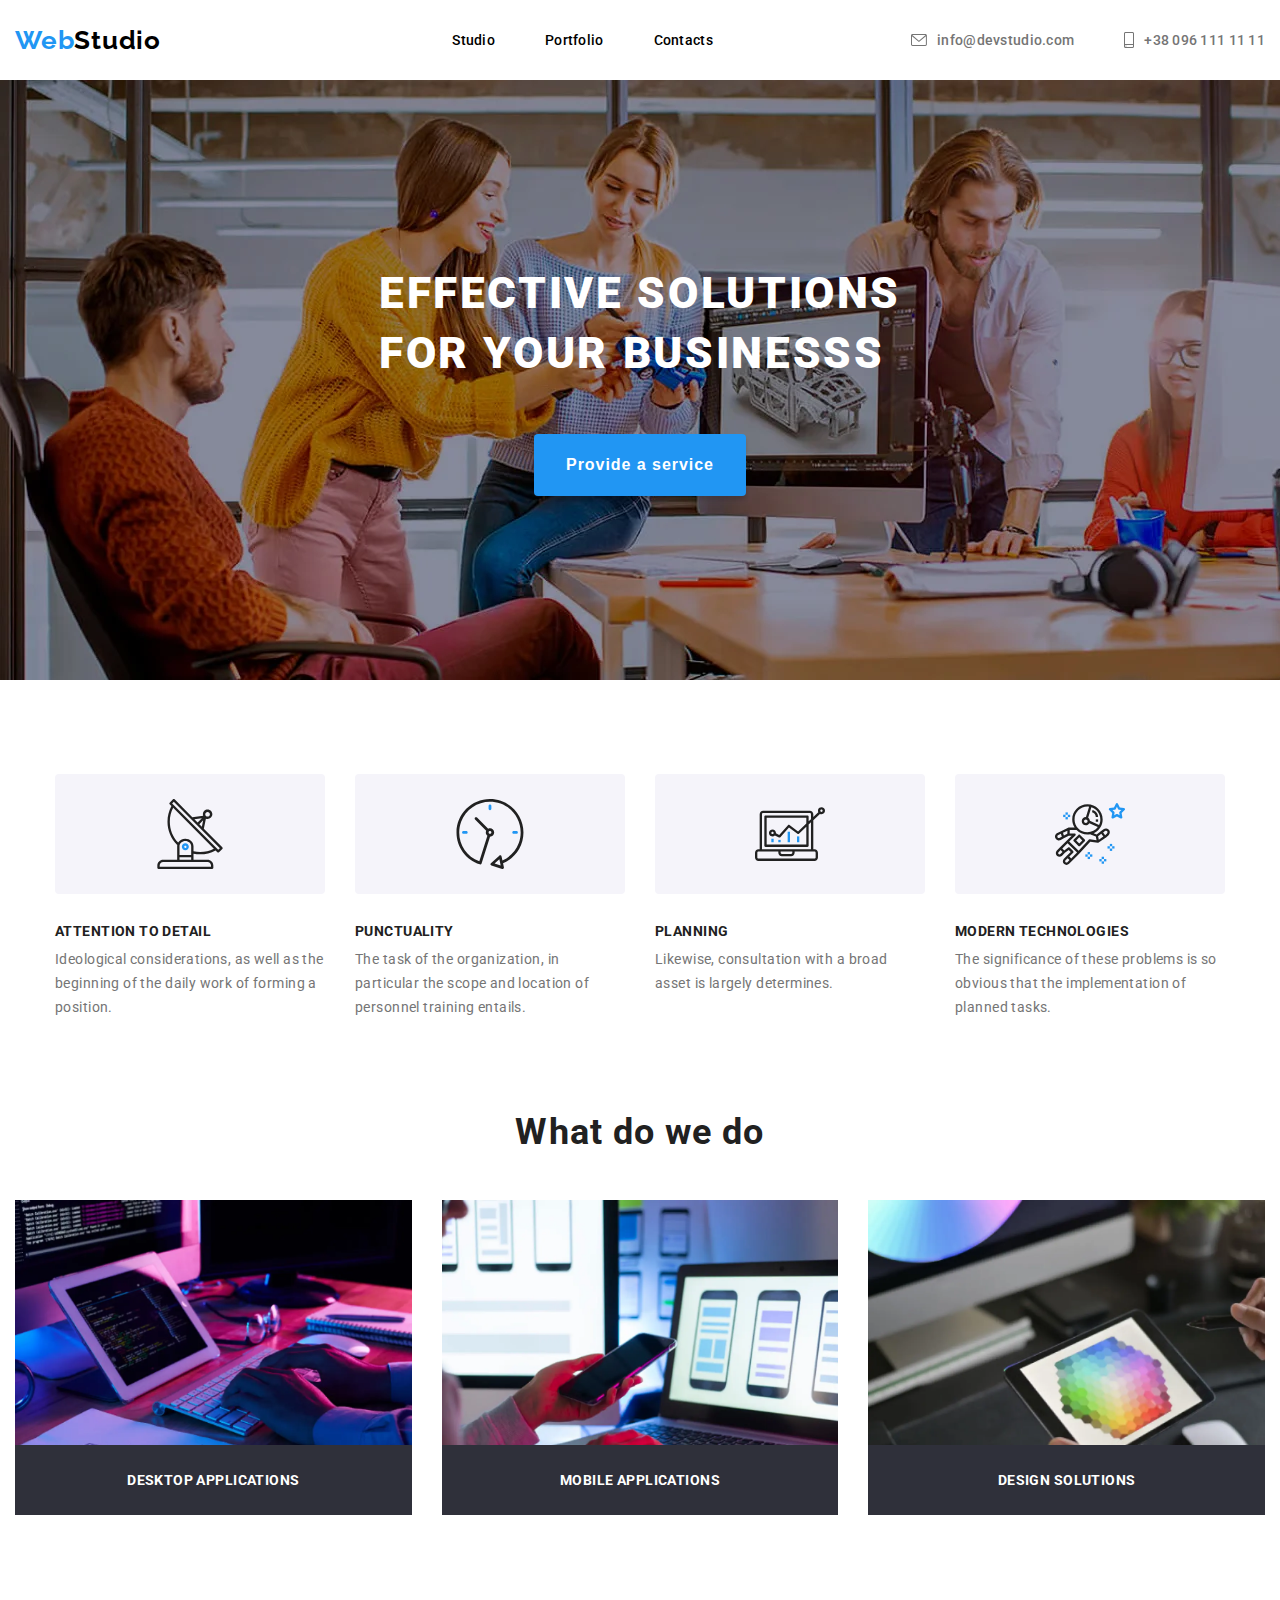
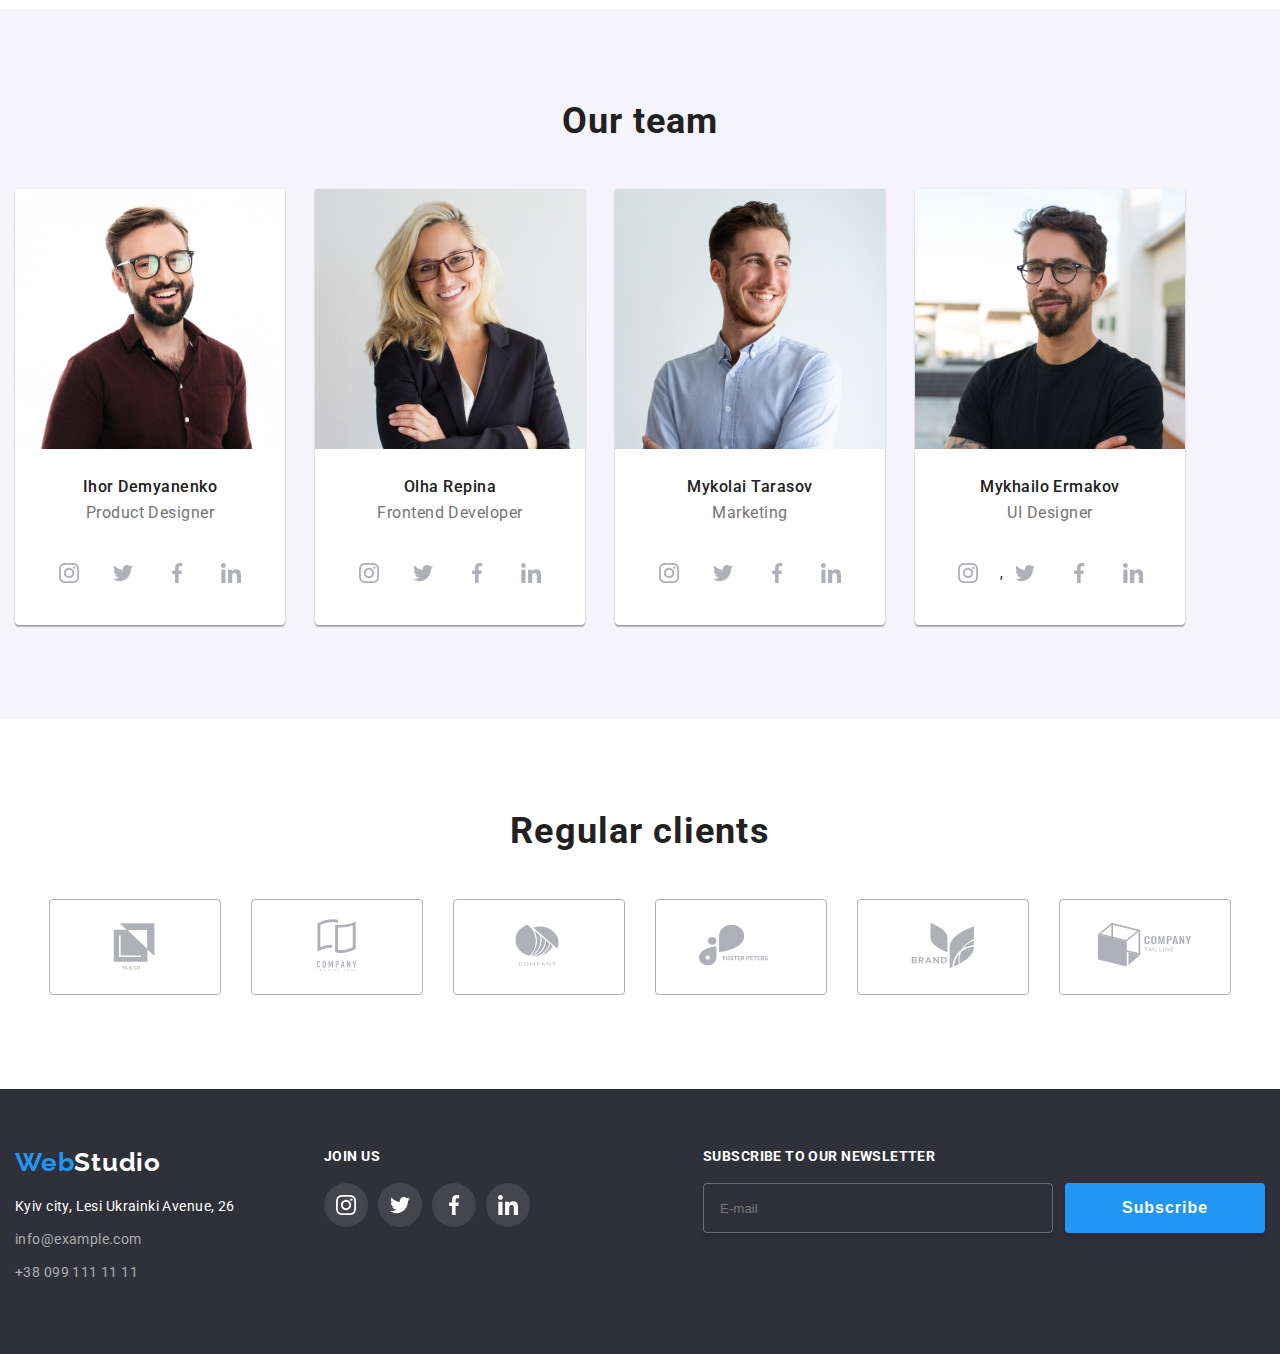
<file: index.html>
<!DOCTYPE html>
<html lang="en">
  <head>
    <meta charset="UTF-8" />
    <meta name="viewport" content="width=device-width, initial-scale=1.0" />
    <title>Web Studio</title>
    <link rel="preconnect" href="https://fonts.googleapis.com" />
    <link rel="preconnect" href="https://fonts.gstatic.com" crossorigin />
    <link
      href="https://fonts.googleapis.com/css2?family=Raleway:ital,wght@0,700;1,700&family=Roboto:wght@400;500;700;900&display=swap"
      rel="stylesheet"
    />
    <link rel="stylesheet" href="./css/container.css" />
    <link rel="stylesheet" href="./css/reset.css" />
    <link rel="stylesheet" href="./css/main.css" />
    <link rel="stylesheet" href="./css/modal.css" />
  </head>
  <body>
    <header class="header">
      <div class="container header-inner">
        <nav class="navigation">
          <a class="logo" href="./index.html"
            ><span class="accent-logo-word">Web</span>Studio</a
          >
          <button class="burger-button">
            <svg class="burger-icon">
              <use href="./images/sprite.svg#burger"></use>
            </svg>
            <svg class="close-icon">
              <use href="./images/sprite.svg#menu-close"></use>
            </svg>
          </button>

          <ul class="list">
            <li><a class="link active" href="./index.html">Studio</a></li>
            <li><a class="link" href="./portfolio.html">Portfolio</a></li>
            <li><a class="link" href="#footer">Contacts</a></li>
          </ul>
          <ul class="info">
            <li class="info-item">
              <a class="email" href="mailto:info@devstudio.com">
                <svg class="email-icon">
                  <use href="./images/sprite.svg#envelope"></use>
                </svg>
                info@devstudio.com
              </a>
            </li>
            <li class="info-item">
              <a class="phone" href="callto:+380961111111">
                <svg class="phone-icon">
                  <use href="./images/sprite.svg#smartphone"></use>
                </svg>
                +38 096 111 11 11</a
              >
            </li>
          </ul>
          <ul class="nav-social-media-list">
            <li>
              <a
                class="nav-social-media-link padding-left-none"
                href="https://www.instagram.com/"
                target="_blank"
                >Instagram</a
              >
            </li>
            <li>
              <a
                class="nav-social-media-link"
                href="https://x.com/"
                target="_blank"
                >X</a
              >
            </li>
            <li>
              <a
                class="nav-social-media-link"
                href="https://www.facebook.com/"
                target="_blank"
                >Facebook</a
              >
            </li>
            <li>
              <a
                class="nav-social-media-link nav-social-media-link-last-child"
                href="https://ua.linkedin.com/"
                target="_blank"
                >LinkedIn</a
              >
            </li>
          </ul>
        </nav>
      </div>
    </header>
    <section class="hero">
      <h1 class="hero-title">
        Effective solutions <br />
        for your businesss
      </h1>
      <button class="hero-button" type="button">Provide a service</button>
    </section>
    <section class="advantage">
      <div class="container">
        <ul class="advantages">
          <li class="advantage-item">
            <div class="icon-wrapper">
              <svg class="advantage-icon">
                <use href="./images/sprite.svg#antenna"></use>
              </svg>
            </div>
            <h3 class="title">Attention to detail</h3>
            <p class="text">
              Ideological considerations, as well as the beginning of the daily
              work of forming a position.
            </p>
          </li>
          <li class="advantage-item">
            <div class="icon-wrapper">
              <svg class="advantage-icon">
                <use href="./images/sprite.svg#clock"></use>
              </svg>
            </div>
            <h3 class="title">Punctuality</h3>
            <p class="text">
              The task of the organization, in particular the scope and location
              of personnel training entails.
            </p>
          </li>
          <li class="advantage-item">
            <div class="icon-wrapper">
              <svg class="advantage-icon">
                <use href="./images/sprite.svg#diagram"></use>
              </svg>
            </div>
            <h3 class="title">Planning</h3>
            <p class="text">
              Likewise, consultation with a broad asset is largely determines.
            </p>
          </li>
          <li class="advantage-item">
            <div class="icon-wrapper">
              <svg class="advantage-icon">
                <use href="./images/sprite.svg#astronaut"></use>
              </svg>
            </div>
            <h3 class="title">Modern technologies</h3>
            <p class="text">
              The significance of these problems is so obvious that the
              implementation of planned tasks.
            </p>
          </li>
        </ul>
      </div>
    </section>
    <section class="work">
      <div class="container">
        <h2 class="work-title">What do we do</h2>
        <ul class="work-list">
          <li class="work-item">
            <img
              src="./images/work-1.webp"
              alt="work example"
              class="work-image"
            />
            <div class="label-wrapper">
              <span class="label">Desktop Applications</span>
            </div>
          </li>
          <li class="work-item">
            <img
              src="./images/work-2.webp"
              alt="work example"
              class="work-image"
            />
            <div class="label-wrapper">
              <span class="label">Mobile applications</span>
            </div>
          </li>
          <li class="work-item">
            <img
              src="./images/work-3.webp"
              alt="work example"
              class="work-image"
            />
            <div class="label-wrapper">
              <span class="label">Design solutions</span>
            </div>
          </li>
        </ul>
      </div>
    </section>
    <section class="team">
      <div class="container">
        <h2 class="team-title">Our team</h2>
        <ul class="team-list">
          <li class="team-item">
            <img
              class="img-our"
              src="./images/worker-1.jpg"
              alt="Ihor Demyanenko"
            />
            <h3 class="team-worker-name">Ihor Demyanenko</h3>
            <span class="team-worker-position">Product Designer</span>
            <ul class="team-social-media-list">
              <li class="team-social-media-item">
                <a href="" class="team-link">
                  <svg class="team-icon">
                    <use href="./images/sprite.svg#instagram"></use>
                  </svg>
                </a>
              </li>
              <li class="team-social-media-item">
                <a href="" class="team-link">
                  <svg class="team-icon">
                    <use href="./images/sprite.svg#twitter"></use>
                  </svg>
                </a>
              </li>
              <li class="team-social-media-item">
                <a href="" class="team-link">
                  <svg class="team-icon">
                    <use href="./images/sprite.svg#facebook"></use>
                  </svg>
                </a>
              </li>
              <li class="team-social-media-item">
                <a href="" class="team-link">
                  <svg class="team-icon">
                    <use href="./images/sprite.svg#linkedin"></use>
                  </svg>
                </a>
              </li>
            </ul>
          </li>
          <li class="team-item">
            <img
              class="img-our"
              src="./images/worker-2.jpg"
              alt="Olha Repina"
            />
            <h3 class="team-worker-name">Olha Repina</h3>
            <span class="team-worker-position">Frontend Developer</span>
            <ul class="team-social-media-list">
              <li class="team-social-media-item">
                <a href="" class="team-link">
                  <svg class="team-icon">
                    <use href="./images/sprite.svg#instagram"></use>
                  </svg>
                </a>
              </li>
              <li class="team-social-media-item">
                <a href="" class="team-link">
                  <svg class="team-icon">
                    <use href="./images/sprite.svg#twitter"></use>
                  </svg>
                </a>
              </li>
              <li class="team-social-media-item">
                <a href="" class="team-link">
                  <svg class="team-icon">
                    <use href="./images/sprite.svg#facebook"></use>
                  </svg>
                </a>
              </li>
              <li class="team-social-media-item">
                <a href="" class="team-link">
                  <svg class="team-icon">
                    <use href="./images/sprite.svg#linkedin"></use>
                  </svg>
                </a>
              </li>
            </ul>
          </li>
          <li class="team-item">
            <img
              class="img-our"
              src="./images/worker-3.jpg"
              alt="Mykolai Tarasov"
            />
            <h3 class="team-worker-name">Mykolai Tarasov</h3>
            <span class="team-worker-position">Marketing</span>
            <ul class="team-social-media-list">
              <li class="team-social-media-item">
                <a href="" class="team-link">
                  <svg class="team-icon">
                    <use href="./images/sprite.svg#instagram"></use>
                  </svg>
                </a>
              </li>
              <li class="team-social-media-item">
                <a href="" class="team-link">
                  <svg class="team-icon">
                    <use href="./images/sprite.svg#twitter"></use>
                  </svg>
                </a>
              </li>
              <li class="team-social-media-item">
                <a href="" class="team-link">
                  <svg class="team-icon">
                    <use href="./images/sprite.svg#facebook"></use>
                  </svg>
                </a>
              </li>
              <li class="team-social-media-item">
                <a href="" class="team-link">
                  <svg class="team-icon">
                    <use href="./images/sprite.svg#linkedin"></use>
                  </svg>
                </a>
              </li>
            </ul>
          </li>
          <li class="team-item">
            <img
              class="img-our"
              src="./images/worker-4.jpg"
              alt="Mykhailo Ermakov"
            />
            <h3 class="team-worker-name">Mykhailo Ermakov</h3>
            <span class="team-worker-position">UI Designer</span>
            <ul class="team-social-media-list">
              <li class="team-social-media-item">
                <a href="" class="team-link">
                  <svg class="team-icon">
                    <use href="./images/sprite.svg#instagram"></use>
                  </svg>
                </a>
              </li>
              <li class="team-social-media-item">
                ,
                <a href="" class="team-link">
                  <svg class="team-icon">
                    <use href="./images/sprite.svg#twitter"></use>
                  </svg>
                </a>
              </li>
              <li class="team-social-media-item">
                <a href="" class="team-link">
                  <svg class="team-icon">
                    <use href="./images/sprite.svg#facebook"></use>
                  </svg>
                </a>
              </li>
              <li class="team-social-media-item">
                <a href="" class="team-link">
                  <svg class="team-icon">
                    <use href="./images/sprite.svg#linkedin"></use>
                  </svg>
                </a>
              </li>
            </ul>
          </li>
        </ul>
      </div>
    </section>
    <section class="client">
      <div class="container">
        <h2 class="client-title">Regular clients</h2>
        <ul class="client-list">
          <li class="client-item">
            <a href="">
              <svg class="client-icon">
                <use href="./images/sprite.svg#client-1"></use>
              </svg>
            </a>
          </li>
          <li class="client-item">
            <a href="">
              <svg class="client-icon">
                <use href="./images/sprite.svg#client-2"></use>
              </svg>
            </a>
          </li>
          <li class="client-item">
            <a href="">
              <svg class="client-icon">
                <use href="./images/sprite.svg#client-3"></use>
              </svg>
            </a>
          </li>
          <li class="client-item">
            <a href="">
              <svg class="client-icon">
                <use href="./images/sprite.svg#client-4"></use>
              </svg>
            </a>
          </li>
          <li class="client-item">
            <a href="">
              <svg class="client-icon">
                <use href="./images/sprite.svg#client-5"></use>
              </svg>
            </a>
          </li>
          <li class="client-item">
            <a href="">
              <svg class="client-icon">
                <use href="./images/sprite.svg#client-6"></use>
              </svg>
            </a>
          </li>
        </ul>
      </div>
    </section>
    <footer id="footer" class="footer">
      <div class="container footer-inner">
        <div class="footer-inner-top">
          <div class="footer-inner-top-logo">
            <a class="logo" href="/"
              ><span class="accent-logo-word">Web</span>Studio</a
            >
            <address>
              <ul>
                <li>
                  <a
                    target="_blank"
                    href="https://www.google.com/maps/search/%D0%B3.+%D0%9A%D0%B8%D0%B5%D0%B2,+%D0%BF%D1%80-%D1%82+%D0%9B%D0%B5%D1%81%D0%B8+%D0%A3%D0%BA%D1%80%D0%B0%D0%B8%D0%BD%D0%BA%D0%B8,+26/@50.4728014,30.4060496,12z/data=!3m1!4b1?entry=ttu&g_ep=EgoyMDI0MTAyOS4wIKXMDSoASAFQAw%3D%3D"
                    class="street"
                    >Kyiv city, Lesi Ukrainki Avenue, 26</a
                  >
                </li>
                <li>
                  <a class="footer-email" href="mailto:info@example.com"
                    >info@example.com</a
                  >
                </li>
                <li>
                  <a class="footer-phone" href="calto:+380991111111"
                    >+38 099 111 11 11</a
                  >
                </li>
              </ul>
            </address>
          </div>
          <div class="footer-join-wrapper">
            <h2 class="footer-join-title">join us</h2>
            <ul class="footer-join-list">
              <li class="footer-join-item">
                <a href="" class="footer-join-link">
                  <svg class="footer-join-icon">
                    <use href="./images/sprite.svg#instagram"></use>
                  </svg>
                </a>
              </li>
              <li class="footer-join-item">
                <a href="" class="footer-join-link">
                  <svg class="footer-join-icon">
                    <use href="./images/sprite.svg#twitter"></use>
                  </svg>
                </a>
              </li>
              <li class="footer-join-item">
                <a href="" class="footer-join-link">
                  <svg class="footer-join-icon">
                    <use href="./images/sprite.svg#facebook"></use>
                  </svg>
                </a>
              </li>
              <li class="footer-join-item">
                <a href="" class="footer-join-link">
                  <svg class="footer-join-icon">
                    <use href="./images/sprite.svg#linkedin"></use>
                  </svg>
                </a>
              </li>
            </ul>
          </div>
        </div>
        <div class="footer-subscription">
          <h2 class="footer-title">Subscribe to our newsletter</h2>
          <div class="footer-email-wrapper">
            <input
              placeholder="E-mail"
              class="footer-field"
              type="text"
              name="E-mail"
              id="E-mail"
            />
            <button class="footer-button">Subscribe</button>
          </div>
        </div>
      </div>
    </footer>
    <div class="overlay">
      <div class="modal">
        <button type="button" class="modal-close">x</button>
        <b class="modal-title">Оставьте свои данные, мы вам перезвоним</b>
        <form>
          <div class="modal-field-wrapper">
            <label for="name" class="modal-label">Name</label>
            <div class="modal-icon-wrapper">
              <input type="text" class="modal-field" name="name" id="name" />
              <svg class="modal-icon">
                <use href="./images/sprite.svg#person"></use>
              </svg>
            </div>
          </div>
          <div class="modal-field-wrapper">
            <label for="phone" class="modal-label">Phone number</label>
            <div class="modal-icon-wrapper">
              <input
                type="number"
                class="modal-field"
                name="phone"
                id="phone"
              />
              <svg class="modal-icon">
                <use href="./images/sprite.svg#phone"></use>
              </svg>
            </div>
          </div>
          <div class="modal-field-wrapper">
            <label for="email" class="modal-label">Email</label>
            <div class="modal-icon-wrapper">
              <input type="email" class="modal-field" name="email" id="email" />
              <svg class="modal-icon">
                <use href="./images/sprite.svg#email"></use>
              </svg>
            </div>
          </div>
          <div class="modal-field-wrapper">
            <label for="comment" class="modal-label">Comment</label>
            <textarea
              name="comment"
              id="comment"
              placeholder="Leave your comment"
              class="modal-comment"
            ></textarea>
          </div>
          <div class="modal-policy">
            <div class="modal-custom-checkbox-wrapper">
              <input id="policy" type="checkbox" class="modal-checkbox" />
              <div class="custom-checkbox-empty"></div>
              <svg class="custom-checkbox">
                <use href="./images/sprite.svg#checkbox"></use>
              </svg>
            </div>
            <label for="policy" class="modal-term">
              I agree to the newsletter and accept
              <a href="" class="modal-term-link">the terms of the agreement</a>
            </label>
          </div>
          <button type="button" class="modal-button">Send</button>
        </form>
      </div>
    </div>
    <script type="module" src="./js/modal.js"></script>
    <script type="module" src="./js/menu.js"></script>
  </body>
</html>
</file>
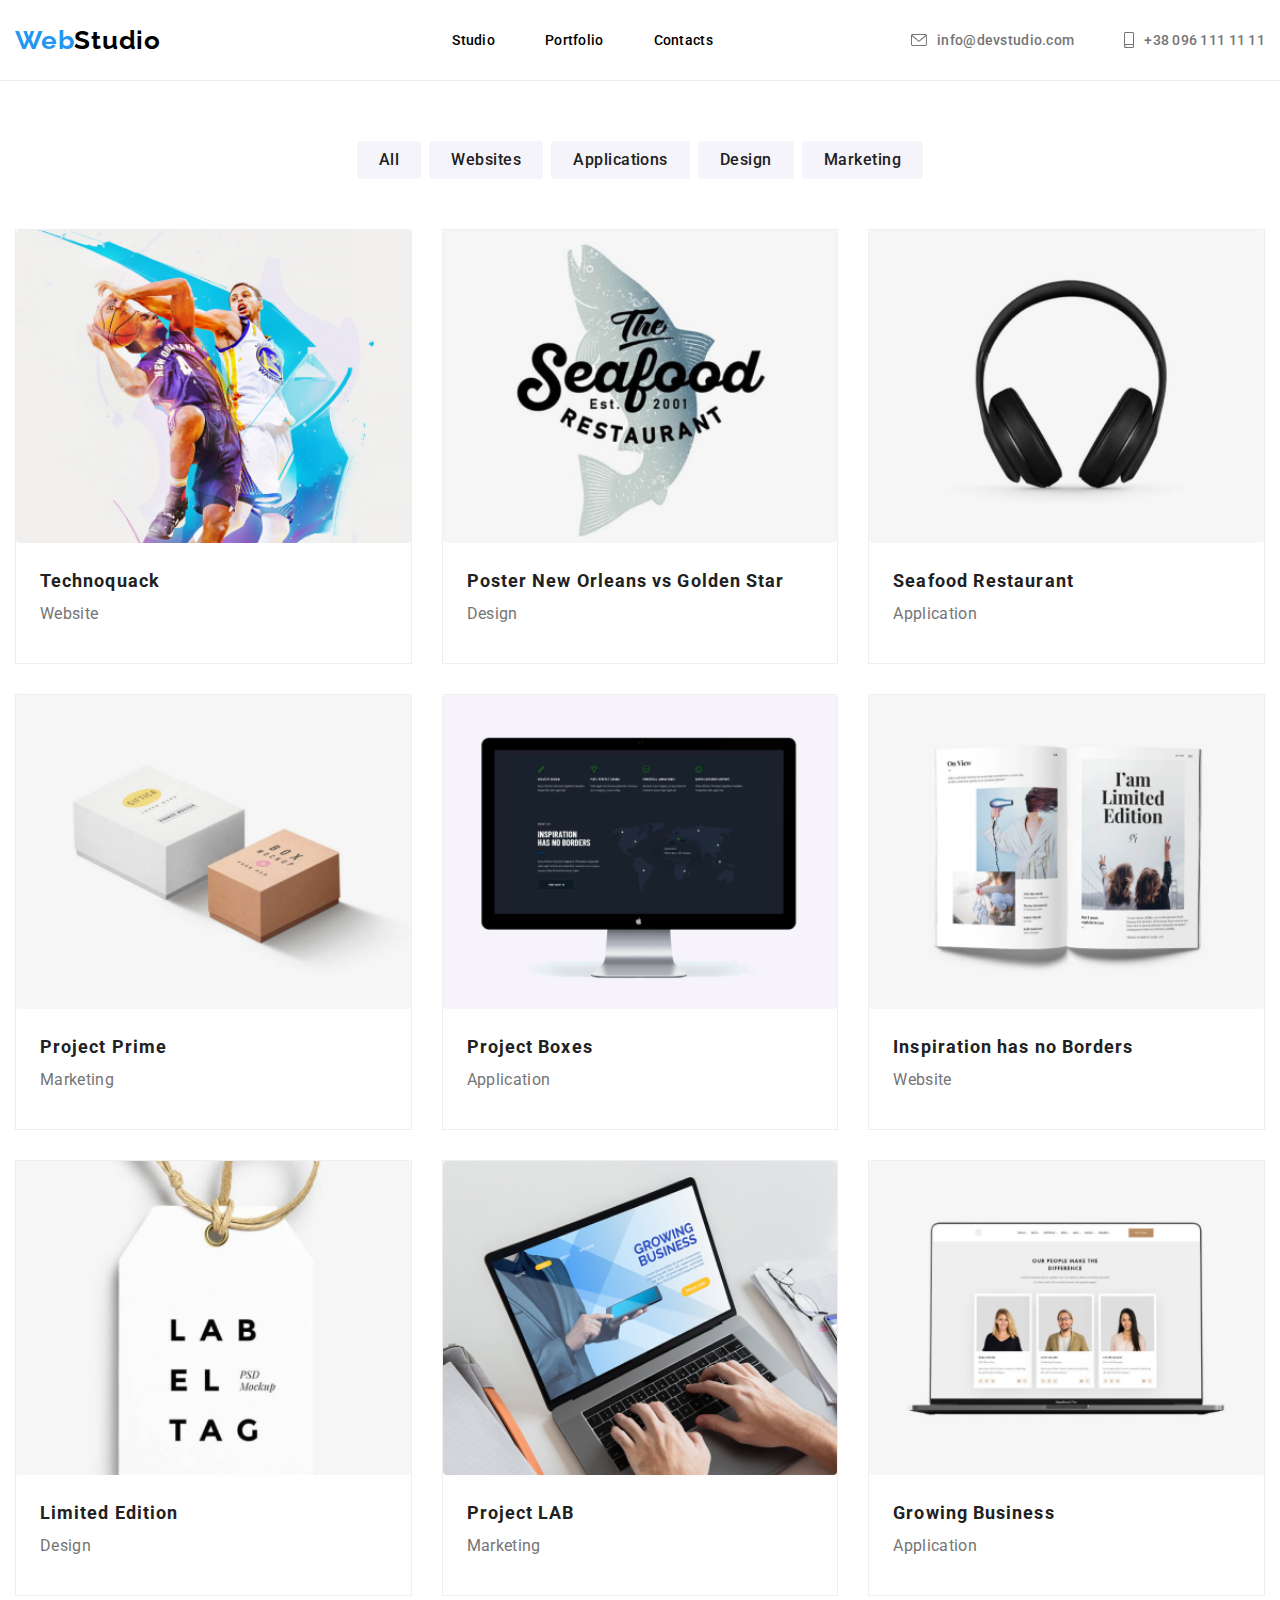
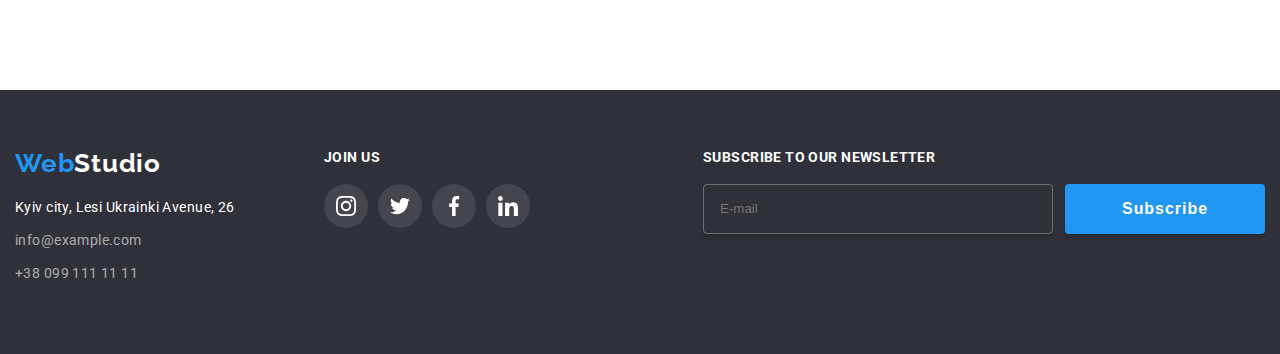
<file: portfolio.html>
<!DOCTYPE html>
<html lang="en">
  <head>
    <meta charset="UTF-8" />
    <meta name="viewport" content="width=device-width, initial-scale=1.0" />
    <title>Web Studio</title>
    <link rel="preconnect" href="https://fonts.googleapis.com" />
    <link rel="preconnect" href="https://fonts.gstatic.com" crossorigin />
    <link
      href="https://fonts.googleapis.com/css2?family=Raleway:ital,wght@0,700;1,700&family=Roboto:wght@400;500;700;900&display=swap"
      rel="stylesheet"
    />
    <link rel="stylesheet" href="./css/reset.css" />
    <link rel="stylesheet" href="./css/main.css" />
    <link rel="stylesheet" href="./css/portfolio.css" />
    <link rel="stylesheet" href="./css/container.css" />
  </head>
  <body>
    <header class="header">
      <div class="container header-inner">
        <nav class="navigation">
          <a class="logo" href="./index.html"
            ><span class="accent-logo-word">Web</span>Studio</a
          >
          <button class="burger-button">
            <svg class="burger-icon">
              <use href="./images/sprite.svg#burger"></use>
            </svg>
            <svg class="close-icon">
              <use href="./images/sprite.svg#menu-close"></use>
            </svg>
          </button>

          <ul class="list">
            <li><a class="link active" href="./index.html">Studio</a></li>
            <li><a class="link" href="./portfolio.html">Portfolio</a></li>
            <li><a class="link" href="#footer">Contacts</a></li>
          </ul>
          <ul class="info">
            <li class="info-item">
              <a class="email" href="mailto:info@devstudio.com">
                <svg class="email-icon">
                  <use href="./images/sprite.svg#envelope"></use>
                </svg>
                info@devstudio.com
              </a>
            </li>
            <li class="info-item">
              <a class="phone" href="callto:+380961111111">
                <svg class="phone-icon">
                  <use href="./images/sprite.svg#smartphone"></use>
                </svg>
                +38 096 111 11 11</a
              >
            </li>
          </ul>
          <ul class="nav-social-media-list">
            <li>
              <a
                class="nav-social-media-link padding-left-none"
                href="https://www.instagram.com/"
                target="_blank"
                >Instagram</a
              >
            </li>
            <li>
              <a
                class="nav-social-media-link"
                href="https://x.com/"
                target="_blank"
                >X</a
              >
            </li>
            <li>
              <a
                class="nav-social-media-link"
                href="https://www.facebook.com/"
                target="_blank"
                >Facebook</a
              >
            </li>
            <li>
              <a
                class="nav-social-media-link nav-social-media-link-last-child"
                href="https://ua.linkedin.com/"
                target="_blank"
                >LinkedIn</a
              >
            </li>
          </ul>
        </nav>
      </div>
    </header>
    <main class="main">
      <section class="portfolio">
        <div class="container">
          <ul class="portfolio-button-list">
            <li><button class="button">All</button></li>
            <li><button class="button">Websites</button></li>
            <li><button class="button">Applications</button></li>
            <li><button class="button">Design</button></li>
            <li><button class="button">Marketing</button></li>
          </ul>
          <ul class="portfolio-list">
            <li class="portfolio-item">
              <div class="portfolio-image-wrapper">
                <img
                  class="portfolio-image"
                  src="./images/portfolio-1.png"
                  alt="Technoquack"
                />
                <div class="portfolio-description">
                  <p class="portfolio-text">
                    Ресурс предлагает комплексные предложения с разным уровнем
                    функционала и сервисов. Все это позволит посетителю получить
                    исчерпывающие сведения о компании или частном лице.
                  </p>
                </div>
              </div>
              <div class="portfolio-bottom-block">
                <h2 class="portfolio-title">Technoquack</h2>
                <span class="portfolio-category">Website</span>
              </div>
            </li>
            <li class="portfolio-item">
              <div class="portfolio-image-wrapper">
                <img
                  class="portfolio-image"
                  src="./images/portfolio-2.png"
                  alt="Poster New Orleans vs Golden Star"
                />
                <div class="portfolio-description">
                  <p class="portfolio-text">
                    Ресурс предлагает комплексные предложения с разным уровнем
                    функционала и сервисов. Все это позволит посетителю получить
                    исчерпывающие сведения о компании или частном лице.
                  </p>
                </div>
              </div>
              <div class="portfolio-bottom-block">
                <h2 class="portfolio-title">
                  Poster New Orleans vs Golden Star
                </h2>
                <span class="portfolio-category">Design</span>
              </div>
            </li>
            <li class="portfolio-item">
              <div class="portfolio-image-wrapper">
                <img
                  class="portfolio-image"
                  src="./images/portfolio-3.png"
                  alt="Seafood Restaurant"
                />
                <div class="portfolio-description">
                  <p class="portfolio-text">
                    Ресурс предлагает комплексные предложения с разным уровнем
                    функционала и сервисов. Все это позволит посетителю получить
                    исчерпывающие сведения о компании или частном лице.
                  </p>
                </div>
              </div>
              <div class="portfolio-bottom-block">
                <h2 class="portfolio-title">Seafood Restaurant</h2>
                <span class="portfolio-category">Application</span>
              </div>
            </li>
            <li class="portfolio-item">
              <div class="portfolio-image-wrapper">
                <img
                  class="portfolio-image"
                  src="./images/portfolio-4.png"
                  alt="Project Prime"
                />
                <div class="portfolio-description">
                  <p class="portfolio-text">
                    Ресурс предлагает комплексные предложения с разным уровнем
                    функционала и сервисов. Все это позволит посетителю получить
                    исчерпывающие сведения о компании или частном лице.
                  </p>
                </div>
              </div>
              <div class="portfolio-bottom-block">
                <h2 class="portfolio-title">Project Prime</h2>
                <span class="portfolio-category"> Marketing</span>
              </div>
            </li>
            <li class="portfolio-item">
              <div class="portfolio-image-wrapper">
                <img
                  class="portfolio-image"
                  src="./images/portfolio-5.png"
                  alt="Project Boxes"
                />
                <div class="portfolio-description">
                  <p class="portfolio-text">
                    Ресурс предлагает комплексные предложения с разным уровнем
                    функционала и сервисов. Все это позволит посетителю получить
                    исчерпывающие сведения о компании или частном лице.
                  </p>
                </div>
              </div>
              <div class="portfolio-bottom-block">
                <h2 class="portfolio-title">Project Boxes</h2>
                <span class="portfolio-category"> Application</span>
              </div>
            </li>
            <li class="portfolio-item">
              <div class="portfolio-image-wrapper">
                <img
                  class="portfolio-image"
                  src="./images/portfolio-6.png"
                  alt="Inspiration has no Borders"
                />
                <div class="portfolio-description">
                  <p class="portfolio-text">
                    Ресурс предлагает комплексные предложения с разным уровнем
                    функционала и сервисов. Все это позволит посетителю получить
                    исчерпывающие сведения о компании или частном лице.
                  </p>
                </div>
              </div>
              <div class="portfolio-bottom-block">
                <h2 class="portfolio-title">Inspiration has no Borders</h2>
                <span class="portfolio-category">Website</span>
              </div>
            </li>
            <li class="portfolio-item">
              <div class="portfolio-image-wrapper">
                <img
                  class="portfolio-image"
                  src="./images/portfolio-7.png"
                  alt="Limited Edition"
                />
                <div class="portfolio-description">
                  <p class="portfolio-text">
                    Ресурс предлагает комплексные предложения с разным уровнем
                    функционала и сервисов. Все это позволит посетителю получить
                    исчерпывающие сведения о компании или частном лице.
                  </p>
                </div>
              </div>
              <div class="portfolio-bottom-block">
                <h2 class="portfolio-title">Limited Edition</h2>
                <span class="portfolio-category">Design</span>
              </div>
            </li>

            <li class="portfolio-item">
              <div class="portfolio-image-wrapper">
                <img
                  class="portfolio-image"
                  src="./images/portfolio-8.png"
                  alt="Project LAB"
                />
                <div class="portfolio-description">
                  <p class="portfolio-text">
                    Ресурс предлагает комплексные предложения с разным уровнем
                    функционала и сервисов. Все это позволит посетителю получить
                    исчерпывающие сведения о компании или частном лице.
                  </p>
                </div>
              </div>
              <div class="portfolio-bottom-block">
                <h2 class="portfolio-title">Project LAB</h2>
                <span class="portfolio-category">Marketing</span>
              </div>
            </li>
            <li class="portfolio-item">
              <div class="portfolio-image-wrapper">
                <img
                  class="portfolio-image"
                  src="./images/portfolio-9.png"
                  alt="Growing Business"
                />
                <div class="portfolio-description">
                  <p class="portfolio-text">
                    Ресурс предлагает комплексные предложения с разным уровнем
                    функционала и сервисов. Все это позволит посетителю получить
                    исчерпывающие сведения о компании или частном лице.
                  </p>
                </div>
              </div>
              <div class="portfolio-bottom-block">
                <h2 class="portfolio-title">Growing Business</h2>
                <span class="portfolio-category">Application</span>
              </div>
            </li>
          </ul>
        </div>
      </section>
    </main>
    <footer id="footer" class="footer">
      <div class="container footer-inner">
        <div class="footer-inner-top">
          <div class="footer-inner-top-logo">
            <a class="logo" href="/"
              ><span class="accent-logo-word">Web</span>Studio</a
            >
            <address>
              <ul>
                <li>
                  <a
                    target="_blank"
                    href="https://www.google.com/maps/search/%D0%B3.+%D0%9A%D0%B8%D0%B5%D0%B2,+%D0%BF%D1%80-%D1%82+%D0%9B%D0%B5%D1%81%D0%B8+%D0%A3%D0%BA%D1%80%D0%B0%D0%B8%D0%BD%D0%BA%D0%B8,+26/@50.4728014,30.4060496,12z/data=!3m1!4b1?entry=ttu&g_ep=EgoyMDI0MTAyOS4wIKXMDSoASAFQAw%3D%3D"
                    class="street"
                    >Kyiv city, Lesi Ukrainki Avenue, 26</a
                  >
                </li>
                <li>
                  <a class="footer-email" href="mailto:info@example.com"
                    >info@example.com</a
                  >
                </li>
                <li>
                  <a class="footer-phone" href="calto:+380991111111"
                    >+38 099 111 11 11</a
                  >
                </li>
              </ul>
            </address>
          </div>
          <div class="footer-join-wrapper">
            <h2 class="footer-join-title">join us</h2>
            <ul class="footer-join-list">
              <li class="footer-join-item">
                <a href="" class="footer-join-link">
                  <svg class="footer-join-icon">
                    <use href="./images/sprite.svg#instagram"></use>
                  </svg>
                </a>
              </li>
              <li class="footer-join-item">
                <a href="" class="footer-join-link">
                  <svg class="footer-join-icon">
                    <use href="./images/sprite.svg#twitter"></use>
                  </svg>
                </a>
              </li>
              <li class="footer-join-item">
                <a href="" class="footer-join-link">
                  <svg class="footer-join-icon">
                    <use href="./images/sprite.svg#facebook"></use>
                  </svg>
                </a>
              </li>
              <li class="footer-join-item">
                <a href="" class="footer-join-link">
                  <svg class="footer-join-icon">
                    <use href="./images/sprite.svg#linkedin"></use>
                  </svg>
                </a>
              </li>
            </ul>
          </div>
        </div>
        <div class="footer-subscription">
          <h2 class="footer-title">Subscribe to our newsletter</h2>
          <div class="footer-email-wrapper">
            <input
              placeholder="E-mail"
              class="footer-field"
              type="text"
              name="E-mail"
              id="E-mail"
            />
            <button class="footer-button">Subscribe</button>
          </div>
        </div>
      </div>
    </footer>
    <script type="module" src="./js/menu.js"></script>
  </body>
</html>
</file>
<file: css/container.css>
.container {
  width: 100%;
  padding-left: 15px;
  padding-right: 15px;
  margin-left: auto;
  margin-right: auto;
}

@media screen and (min-width: 768px) {
  .container {
    width: 768px;
  }
}

@media screen and (min-width: 1024px) {
  .container {
    width: 1024px;
  }
}

@media screen and (min-width: 1280px) {
  .container {
    width: 1280px;
  }
}
</file>
<file: css/main.css>
html {
  scroll-behavior: smooth;
}

body.is-menu-open {
  overflow: hidden;
}

html,
* {
  box-sizing: border-box;
}

body {
  font-family: "Roboto", sans-serif;
  font-size: 14px;
  font-weight: 400;
}

/* Header */
.navigation {
  display: flex;
  align-items: center;
  width: 100%;
  justify-content: space-between;
}

.header-inner {
  height: 80px;
  display: flex;
  justify-content: space-between;
}
.logo {
  color: #000;
  font-family: "Raleway", sans-serif;
  font-size: 26px;
  font-weight: 700;
  letter-spacing: 0.03em;
  text-decoration: none;
  margin-right: 93px;
}
.burger-icon,
.close-icon {
  width: 40px;
  height: 40px;
}
.burger-button {
  background: transparent;
  border: none;
}

.accent-logo-word {
  color: #2196f3;
}

.list {
  list-style: none;
  display: flex;
  gap: 50px;
  align-items: center;
}
.info {
  list-style: none;
  display: flex;
  gap: 50px;
}
.nav-social-media-list {
  display: none;
  color: #2196f3;
}
.nav-social-media-link {
  font-size: 18px;
  font-style: normal;
  font-weight: 500;
  line-height: 1.22;
  letter-spacing: 0.02em;
  color: #2196f3;
  text-decoration: none;
  padding-left: 10px;
  padding-right: 10px;
  border-right: 1px solid rgba(33, 33, 33, 0.2);
}
.nav-social-media-link-last-child {
  border-right: none;
  padding-right: 0;
}
.padding-left-none {
  padding-left: 0;
}

.link {
  position: relative;
  color: #000000;
  font-weight: 500;
  letter-spacing: 0.02em;
  text-decoration: none;
  transition: color 200ms linear;
  padding-bottom: 32px;
}

.link::before {
  content: "";
  position: absolute;
  left: 0;
  bottom: 0;
  width: 100%;
  height: 4px;
  border-radius: 2px;
  background: #2196f3;
  display: block;
  opacity: 0;
  transition: opacity 200ms linear;
}
.link:hover::before {
  opacity: 1;
}

.link:hover,
.link:focus {
  color: #2196f3;
}

.email-icon {
  width: 16px;
  height: 12px;
  margin-right: 10px;
}
.phone-icon {
  width: 10px;
  height: 16px;
  margin-right: 10px;
}
.info-item {
  display: flex;
  align-items: center;
}
.email,
.phone {
  text-decoration: none;
  color: #757575;
  font-weight: 500;
  letter-spacing: 0.02em;
  display: flex;
  align-items: center;
  transition: color 200ms linear;
}

.email:hover .email-icon {
  color: #2196f3;
}

.email:hover,
.phone:hover,
.email:focus,
.phone:focus {
  color: #2196f3;
}

/* Hero */

.hero {
  display: flex;
  flex-direction: column;
  justify-content: center; /* vertical align */
  align-items: center; /* horyzontal align*/
  width: 100%;
  height: 600px;
  background-color: #2f303a;
  background-size: cover;
  background-repeat: no-repeat;
  background-image: url("../images/herobg.webp");
}

.hero-title {
  margin-bottom: 50px;
  color: #fff;
  font-size: 44px;
  font-weight: 900;
  line-height: 1.36;
  letter-spacing: 0.06em;
  text-transform: uppercase;
}

.hero-button {
  color: #fff;
  font-size: 16px;
  font-weight: 700;
  line-height: 30px;
  letter-spacing: 0.06em;
  padding: 16px 32px;
  background-color: #2196f3;
  border: none;
  border-radius: 4px;
  box-shadow: 0px 4px 4px 0px rgba(0, 0, 0, 0.15);
  cursor: pointer;
  transition: background-color 250ms linear;
}

.hero-button:hover {
  background-color: #148cee;
}

.title {
  color: #212121;
  font-weight: 700;
  letter-spacing: 0.03em;
  text-transform: uppercase;
  margin-bottom: 10px;
}
.text {
  color: #757575;
  font-weight: 400;
  line-height: 1.71;
  letter-spacing: 0.03em;
}
.advantage {
  padding-top: 94px;
  padding-bottom: 94px;
}
.advantages {
  display: flex;
  gap: 30px;
  justify-content: center;
  flex-wrap: wrap;
}
.advantage-item {
  width: 270px;
}
.icon-wrapper {
  border-radius: 4px;
  background: #f5f4fa;
  height: 120px;
  display: flex;
  align-items: center;
  justify-content: center;
  margin-bottom: 30px;
}
.advantage-icon {
  width: 70px;
  height: 70px;
}

/* Our works */

.work-title {
  color: #212121;
  text-align: center;
  font-size: 36px;
  font-weight: 700;
  letter-spacing: 0.03em;
  margin-bottom: 50px;
}
.work-image {
  width: 100%;
}
.work-list {
  display: flex;
  gap: 30px;
}
.work-item {
  position: relative;
}
.label-wrapper {
  position: absolute;
  width: 100%;
  height: 70px;
  left: 0;
  bottom: 0;
  right: 0;
  display: flex;
  align-items: center;
  justify-content: center;
  background-color: #2f303a;
}
.label {
  color: #fff;
  font-weight: 700;
  letter-spacing: 0.03em;
  text-transform: uppercase;
}
.work {
  padding-bottom: 94px;
}
/* Team */
.team {
  background-color: #f5f4fa;
  padding-top: 94px;
  padding-bottom: 94px;
}

.team-title {
  color: #212121;
  text-align: center;
  font-size: 36px;
  font-weight: 700;
  letter-spacing: 0.03em;
  margin-bottom: 50px;
}
.team-list {
  display: flex;
  gap: 30px;
}
.img-our {
  object-fit: cover;
  width: 100%;
  height: 260px;
  margin-bottom: 30px;
}
.team-item {
  background-color: #fff;
  border-radius: 0px 0px 4px 4px;
  box-shadow: 0px 1px 3px 0px rgba(0, 0, 0, 0.12),
    0px 1px 1px 0px rgba(0, 0, 0, 0.14), 0px 2px 1px 0px rgba(0, 0, 0, 0.2);
}
.team-worker-name {
  color: #212121;
  text-align: center;
  font-size: 16px;
  font-weight: 500;
  letter-spacing: 0.03em;
  margin-bottom: 10px;
}
.team-worker-position {
  color: #757575;
  text-align: center;
  font-size: 16px;
  letter-spacing: 0.03em;
  margin-bottom: 30px;
  display: block;
}

.team-social-media-list {
  display: flex;
  justify-content: center;
  margin-bottom: 30px;
  gap: 10px;
}
.team-social-media-item:hover {
  background-color: #2196f3;
}
.team-social-media-item {
  border-radius: 50%;
  display: flex;
  align-items: center;
  transition: background-color 250ms linear;
}

.team-icon {
  width: 20px;
  height: 20px;
  color: #afb1b8;
  transition: color 250ms linear;
}
.team-link {
  display: flex;
  align-items: center;
  padding: 12px;
}
.team-social-media-item:hover .team-icon {
  color: #fff;
}
/* client */
.client {
  padding-top: 94px;
  padding-bottom: 94px;
}
.client-icon {
  width: 106px;
  height: 60px;
  color: #afb1b8;
  transition: color 250ms linear;
}
.client-item {
  border-radius: 4px;
  border: 1px solid #afb1b8;
  padding: 16px 32px;
  transition: border-color 250ms linear;
}
.client-item:hover {
  border-color: #2196f3;
}
.client-item:hover .client-icon {
  color: #2196f3;
}
.client-list {
  display: flex;
  flex-wrap: wrap;
  gap: 30px;
  justify-content: center;
}
.client-title {
  color: #212121;
  text-align: center;
  font-size: 36px;
  font-weight: 700;
  letter-spacing: 0.03em;
  margin-bottom: 50px;
}
.footer {
  background-color: #2f303a;
  padding-top: 60px;
  padding-bottom: 60px;
}
.footer .logo {
  color: #fff;
  margin-bottom: 20px;
  display: block;
}
.street {
  color: #fff;
}
.footer-email,
.footer-phone {
  color: rgba(255, 255, 255, 0.6);
}
.street,
.footer-email,
.footer-phone {
  line-height: 1.71;
  letter-spacing: 0.03em;
  text-decoration: none;
  margin-bottom: 9px;
  display: inline-block;
  transition: color 250ms linear;
}

.footer-email:hover,
.footer-phone:hover,
.street:hover {
  color: #2196f3;
}
.footer-join-icon {
  width: 20px;
  height: 20px;
  color: #fff;
}
.footer-join-list {
  display: flex;
  gap: 10px;
  transition: color 200ms linear;
}
.footer-join-item {
  border-radius: 50%;
  background-color: rgba(255, 255, 255, 0.1);
  width: 44px;
  height: 44px;
  overflow: hidden;
  transition: background-color 250ms linear;
}
.footer-join-item:hover {
  background-color: #2196f3;
}
.footer-join-link {
  width: 100%;
  height: 100%;
  display: flex;
  align-items: center;
  justify-content: center;
}
.footer-join-title {
  color: #fff;
  font-weight: 700;
  letter-spacing: 0.03em;
  text-transform: uppercase;
  margin-bottom: 20px;
}
.footer-inner {
  display: flex;
  gap: 70px;
}
.footer-title {
  color: #fff;
  font-size: 14px;
  font-weight: 700;
  letter-spacing: 0.03em;
  text-transform: uppercase;
  margin-bottom: 20px;
}
.footer-field {
  width: 358px;
  height: 50px;
  flex-shrink: 0;
  border-radius: 4px;
  border: 1px solid rgba(255, 255, 255, 0.3);
  background: rgba(20, 111, 186, 0);
  box-shadow: 0px 4px 4px 0px rgba(0, 0, 0, 0.15);
  margin-right: 12px;
  color: rgba(255, 255, 255, 0.6);
  outline: none;
  padding: 15px 16px;
}
.footer-button {
  width: 200px;
  height: 50px;
  border-radius: 4px;
  background: #2196f3;
  box-shadow: 0px 4px 4px 0px rgba(0, 0, 0, 0.15);
  color: #fff;
  text-align: center;
  font-size: 16px;
  font-weight: 700;
  line-height: 1.87;
  letter-spacing: 0.06em;
  border: none;
  cursor: pointer;
  transition: background-color 150ms linear;
}
.footer-button:hover {
  background-color: #148cee;
}
.footer-email-wrapper {
  display: flex;
}
/* ! display: block (width: 100%; margin-top + margin-bottom 
! display: inline; 
! display: inline-block
! display: flex
! */

@media screen and (min-width: 1000px) {
}
@media screen and (max-width: 1023px) {
  .client-title {
    margin-bottom: 30px;
  }

  .footer-button {
    margin-left: auto;
    margin-right: auto;
    margin-top: 20px;
  }
  .work {
    display: none;
  }
  .footer-subscription {
    margin-top: 60px;
  }
  .footer-join-wrapper,
  .footer-subscription {
    display: flex;
    flex-direction: column;
    align-items: center;
  }
  .footer-email-wrapper {
    align-items: center;
  }

  .footer-inner {
    display: block;
  }
  .footer-email-wrapper {
    flex-direction: column;
    width: 100%;
  }

  .footer-inner-top-logo {
    text-align: center;
  }

  .logo {
    margin-right: 0px;
  }
  .team-list {
    flex-wrap: wrap;
    justify-content: center;
  }
  .img-our {
    height: 374px;
  }
  .team-item {
    height: 536px;
    width: calc(100% / 2 - 30px);
  }
  .team-social-media-list {
    margin-bottom: 24px;
  }
  .team-worker-position {
    margin-bottom: 16px;
  }
  .team-title {
    margin-bottom: 30px;
  }
  .client {
    padding-bottom: 60px;
    padding-top: 60px;
  }
  .team {
    padding-bottom: 60px;
  }
  .footer-field {
    margin-right: 0;
  }
  .title {
    text-align: center;
  }
  .hero {
    padding-left: 20px;
    padding-right: 20px;
    text-align: center;
  }
  .hero-title {
    font-size: 26px;
    margin-bottom: 30px;
  }
  .info {
    flex-direction: column;
    gap: 10px;
    justify-content: center;
  }
}

@media screen and (min-width: 768px) and (max-width: 1023px) {
  .footer-inner-top {
    justify-content: space-between;
  }
  .advantage-item {
    width: calc(100% / 2 - 30px);
  }
}

@media screen and (min-width: 768px) {
  .footer-inner-top {
    display: flex;
  }
}

@media screen and (max-width: 767px) {
  .hero {
    height: 400px;
  }
  .footer-field {
    width: 100%;
    max-width: 450px;
  }
  .footer-join-wrapper {
    margin-top: 60px;
  }
  .footer-button {
    margin-top: 20px;
  }
  .team-list {
    flex-direction: column;
  }
  .team-item {
    width: 100%;
  }
  .client-item {
    display: flex;
    justify-content: center;
    width: 100%;
  }
  .advantage-item {
    width: 100%;
  }
  .list,
  .info {
    display: none;
  }
  .logo {
    margin: 0;
  }
  body.is-menu-open .navigation {
    position: fixed;
    left: 0;
    right: 0;
    top: 0;
    bottom: 0;

    display: block;
    justify-content: flex-start;
    align-items: flex-start;
    background-color: #fff;
  }
  .burger-button {
    padding: 0;
  }
  body.is-menu-open .burger-button {
    position: absolute;
    top: 15px;
    right: 15px;
  }

  .close-icon,
  body.is-menu-open .logo,
  body.is-menu-open .burger-icon {
    display: none;
  }
  body.is-menu-open .close-icon {
    display: block;
  }

  body.is-menu-open .info,
  body.is-menu-open .list {
    display: flex;
  }
  .list {
    flex-direction: column;
    align-items: flex-start;
    color: #212121;
    padding: 0;
    gap: 36px;
    font-size: 40px;
    font-style: normal;
    font-weight: 500;
    line-height: normal;
    letter-spacing: 0.02em;
  }
  .info {
    color: #757575;
    font-size: 24px;
    font-style: normal;
    flex-direction: column-reverse;
    font-weight: 500;
    line-height: normal;
    letter-spacing: 0.02em;
  }
  .phone-icon,
  .email-icon {
    display: none;
  }

.nav-social-media-link {
  line-height: 1.5;
}

  body.is-menu-open .navigation {
    display: flex;
    flex-direction: column;
    justify-content: space-between;
    padding: 60px 40px 48px;
  }
  .phone {
    color: #2196f3;
    font-size: 34px;
  }
  .link::before {
    display: none;
  }
  .link {
    padding: 0;
  }
  .link.active {
    color: #2196f3;
  }
  body.is-menu-open .nav-social-media-list {
    display: flex;
  }
}
@media screen and (min-width: 1024px) {
  .footer-field {
    max-width: 250px;
  }

  .footer-button {
    width: 180px;
  }

  .footer-inner-top {
    gap: 30px;
  }
}

@media screen and (min-width: 1280px) {
  .footer-field {
    max-width: 350px;
  }
  .footer-inner {
    justify-content: space-between;
  }
  .footer-button {
    width: 200px;
  }
  .footer-inner-top {
    gap: 70px;
  }
}
@media screen and (min-width: 390px) and (max-width: 767px) {
  .client-item {
    width: calc(100% / 2 - 30px);
  }
}
@media screen and (min-width: 768px) {
  .burger-icon {
    display: none;
  }
  .burger-button {
    display: none;
  }
}
@media screen and (max-width: 365px) {
 .nav-social-media-list {
  flex-wrap: wrap;
 }
 body.is-menu-open .navigation {
  padding: 56px 30px 42px;
 }

 .link {
  font-size: 36px;
 }

 .phone {
  font-size: 29px;
 }
 .email {
font-size: 22px;
 }
 .nav-social-media-link-last-child {
  padding-left: 0;
 }
}
</file>
<file: css/modal.css>
body.is-modal-open {
  overflow: hidden;
}

.overlay {
  position: fixed;
  top: 0;
  left: 0;
  right: 0;
  bottom: 0;
  background: rgba(0, 0, 0, 0.2);
  display: flex;
  align-items: center;
  justify-content: center;

  transform: scale(1.1);

  transition: transform 200ms linear, opacity 200ms linear;

  opacity: 0;
  pointer-events: none;
}
.modal {
  border-radius: 4px;
  width: 530px;
  padding: 40px;
  position: relative;
  background-color: #fff;
}

body.is-modal-open .overlay {
  opacity: 1;
  pointer-events: all;

  transform: scale(1);
}
.modal-close {
  position: absolute;
  top: 14px;
  right: 14px;
  border-radius: 100%;
  border-width: 1px;
  border-color: rgba(0, 0, 0, 0.1);
  background-color: transparent;
  transition: color 150ms linear, border-color 150ms linear;
  cursor: pointer;
}
.modal-close:hover {
  border-color: #2196f3;
  color: #2196f3;
}
.modal-title {
  color: #212121;
  display: block;
  text-align: center;
  font-size: 20px;
  font-weight: 700;
  letter-spacing: 0.03em;
  margin-bottom: 12px;
}
.modal-label {
  color: #757575;
  font-size: 12px;
  font-weight: 400;
  letter-spacing: 0.01em;
  margin-bottom: 4px;
}
.modal-icon {
  width: 18px;
  height: 18px;
  position: absolute;
  top: 50%;
  transform: translateY(-50%);
  left: 12px;
  transition: color 150ms linear;
}
.modal-icon-wrapper {
  position: relative;
}

.modal-field-wrapper {
  display: flex;
  flex-direction: column;
  margin-bottom: 10px;
}

.modal-field {
  height: 40px;
  padding: 0px 10px 0px 42px;
  border-radius: 4px;
  border: 1px solid rgba(33, 33, 33, 0.2);
  outline: none;
  font-size: 14px;
  font-family: "Roboto", sans-serif;
  letter-spacing: 0.01em;
  width: 100%;
}
.modal-field:focus,
.modal-comment:focus {
  border-color: #2196f3;
}

.modal-field:focus ~ .modal-icon {
  color: #2196f3;
}
.modal-comment {
  outline: none;
  resize: none;
  height: 120px;
  padding: 12px 16px;
  border-radius: 4px;
  border: 1px solid rgba(33, 33, 33, 0.2);
  font-size: 14px;
  font-family: "Roboto", sans-serif;
  letter-spacing: 0.01em;
}
.modal-comment::placeholder {
  color: rgba(117, 117, 117, 0.5);
}
.modal-policy {
  display: flex;
  margin-bottom: 30px;
  align-items: center;
}
.modal-custom-checkbox-wrapper {
  position: relative;
  display: flex;
  justify-content: center;
  align-items: center;
  padding-right: 7px;
  height: 15px;
}
.modal-checkbox {
  margin: 0;
  width: 16px;
  height: 15px;
  opacity: 0;
  cursor: pointer;
}
.modal-checkbox:checked ~ .custom-checkbox {
  opacity: 1;
}
.custom-checkbox-empty {
  width: 16px;
  height: 15px;
  border: 1px solid #2a2a2a;
  left: 0;
  top: 0;
  position: absolute;
  pointer-events: none;
}
.custom-checkbox {
  position: absolute;
  left: 0;
  top: 0;
  width: 16px;
  height: 15px;

  pointer-events: none;
  opacity: 0;

  transition: opacity 150ms linear;
}
.modal-term {
  line-height: 1.71;
  letter-spacing: 0.03em;
  color: #757575;
  cursor: pointer;
}
.modal-term-link {
  color: #2196f3;
}
.modal-button {
  border-radius: 4px;
  background: #2196f3;
  box-shadow: 0px 4px 4px 0px rgba(0, 0, 0, 0.15);
  border: none;
  color: #fff;
  width: 200px;
  height: 50px;
  display: flex;
  align-items: center;
  display: block;
  margin-left: auto;
  margin-right: auto;
  font-weight: 700;
  line-height: 1.87;
  letter-spacing: 0.06em;
  font-size: 16px;
  cursor: pointer;
  transition: background-color 150ms linear;
}
.modal-button:hover {
  background-color: #148cee;
}

@media screen and (max-width: 767px) {
  .modal {
    padding-left: 20px;
    padding-right: 20px;
    padding: 20px 20px 20px 20px;
  }
  .modal-title {
    padding-left: 20px;
    padding-right: 20px;
  }
  .modal-comment {
    height: 90px;
  }
  .modal-policy {
    margin-bottom: 20px;
  }
  .modal-term {
    font-size: 13px;
  }
}
@media screen and (max-width: 1023px) {
  .overlay {
    padding: 0 15px;
  }
}
</file>
<file: css/portfolio.css>
.header {
  border-bottom: 1px solid #ececec;
}

.main {
  padding-top: 60px;
}

.portfolio-button-list {
  display: flex;
  margin-bottom: 50px;
  gap: 8px;
  justify-content: center;
}

.button {
  padding-left: 22px;
  padding-right: 22px;
  padding-top: 6px;
  padding-bottom: 6px;
  color: #212121;
  font-family: "Roboto", sans-serif;
  font-size: 16px;
  font-weight: 500;
  line-height: 1.62;
  letter-spacing: 0.48px;
  border: none;
  border-radius: 4px;
  background-color: #f5f4fa;
  transition: background-color 200ms linear, color 200ms linear;
}

.button:hover,
.button:focus {
  background-color: #2196f3;
  color: #fff;
  box-shadow: 0px 4px 4px 0px rgba(0, 0, 0, 0.15);
}

.portfolio {
  padding-bottom: 94px;
}
.portfolio-list {
  display: flex;
  flex-wrap: wrap;
  justify-content: center;
  gap: 30px;
}
.portfolio-bottom-block {
  padding: 20px 24px 20px 24px;
  margin-top: auto;
  margin-bottom: auto;
  border-top-width: 0;
}
.portfolio-title {
  color: #212121;
  font-size: 18px;
  font-weight: 700;
  line-height: 2;
  letter-spacing: 0.06em;
}
.portfolio-category {
  color: #757575;
  font-size: 16px;
  line-height: 1.87;
  letter-spacing: 0.02em;
}
.portfolio-item:hover .portfolio-description {
  opacity: 1;
  transform: translateY(0);
}
.portfolio-image {
  width: 100%;
  object-fit: cover;
}
.portfolio-image-wrapper {
  position: relative;
  overflow: hidden;
  border-radius: 4px;
  background: #fff;
}
.portfolio-item {
  width: calc(100% / 3 - 20px);
  border: 1px solid #eee;
  transition: box-shadow 250ms linear;
}
.portfolio-item:hover {
  box-shadow: 0px 1px 1px 0px rgba(0, 0, 0, 0.12),
    0px 4px 4px 0px rgba(0, 0, 0, 0.06), 1px 4px 6px 0px rgba(0, 0, 0, 0.16);
}
.portfolio-description {
  position: absolute;
  top: 0;
  left: 0;
  bottom: 0;
  text-align: center;
  display: flex;
  justify-content: center;
  align-items: center;
  background-color: rgba(33, 150, 243, 0.9);
  opacity: 0;
  transform: translateX(-100%);
  transition: opacity 250ms linear, transform 250ms linear;
  padding-left: 10px;
  padding-right: 10px;
}
.portfolio-text {
  color: #fff;
  font-size: 18px;
  line-height: 1.55;
  letter-spacing: 0.03em;
}
@media screen and (max-width: 767px) {
  .portfolio-button-list {
    flex-wrap: wrap;
    justify-content: left;
    margin-bottom: 40px;
  }
  .portfolio-item {
    width: 100%;
  }
}

@media screen and (min-width: 768px) and (max-width: 1023px) {
  .portfolio-item {
    width: calc(100% / 2 - 30px);
  }
  .portfolio-button-list {
    margin-bottom: 30px;
  }
}

@media screen and (min-width: 1024px) {
  .portfolio-bottom-block {
    min-height: 120px;
  }
}
</file>
